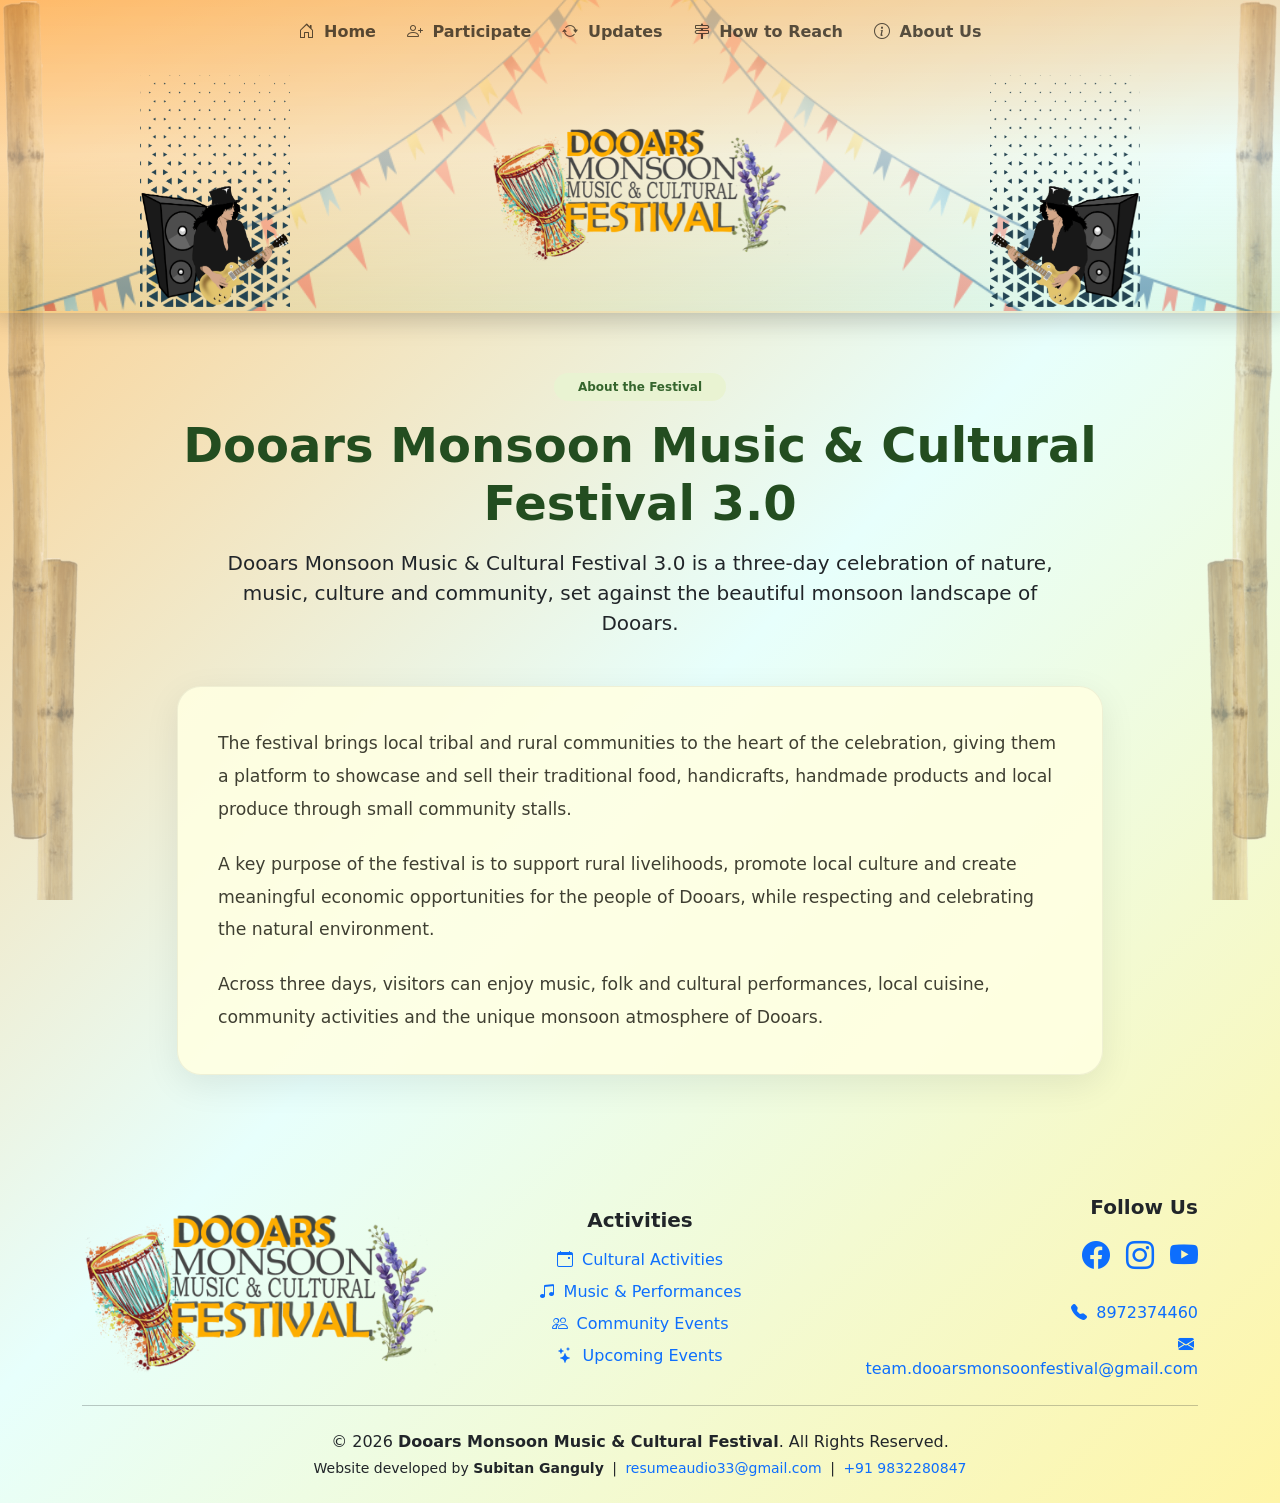
<file: about-us.html>
<!DOCTYPE html>
<html>

<head>
    <meta charset="UTF-8">
    <meta name="viewport" content="width=device-width, initial-scale=1.0">

    <title>Dooars Monsoon Music & Cultural Festival</title>
    <link rel="icon" type="image/png" href="images/logo2.png">
    <!-- Bootstrap 5.3 -->
    <link
        href="https://cdn.jsdelivr.net/npm/bootstrap@5.3.3/dist/css/bootstrap.min.css"
        rel="stylesheet">

    <!-- Bootstrap Icons -->
    <link
        href="https://cdn.jsdelivr.net/npm/bootstrap-icons@1.11.3/font/bootstrap-icons.css"
        rel="stylesheet">

    <link rel="stylesheet" href="css/style.css">
    <style>
        .festival-about-card {
    background: rgba(255, 255, 226, 0.88);
    border-radius: 24px;
    padding: 40px;
    box-shadow: 0 10px 35px rgba(0, 0, 0, 0.08);
    border: 1px solid rgba(0, 0, 0, 0.06);
}

.festival-about-card p {
    font-size: 1.08rem;
    line-height: 1.9;
    color: #3f3f32;
    margin-bottom: 22px;
}

.main-content h1 {
    color: #234d20;
}

.main-content .badge {
    background: #e9f3d2;
    color: #35652d;
}
    </style>
</head>

<body>

    <!-- Decorative Stick Background -->
<div id="stick-bg">

    <!-- Left Side -->
    <img src="images/stick.png" class="stick stick-left-1" alt="">
    <img src="images/stick.png" class="stick stick-left-2" alt="">

    <!-- Right Side -->
    <img src="images/stick.png" class="stick stick-right-1" alt="">
    <img src="images/stick.png" class="stick stick-right-2" alt="">

</div>


<!-- Warli Background -->
<div id="warli-bg"></div>

<!-- HEADER --> 
 <div id="site-header"></div>

<!-- main-content -->
<div class="container main-content py-5">

    <div class="row justify-content-center">
        <div class="col-lg-10">

            <div class="text-center mb-5">
                <span class="badge rounded-pill px-4 py-2 mb-3">
                    About the Festival
                </span>

                <h1 class="display-5 fw-bold">
                    Dooars Monsoon Music &amp; Cultural Festival 3.0
                </h1>

                <div class="mx-auto mt-3" style="max-width: 850px;">
                    <p class="lead">
                        Dooars Monsoon Music &amp; Cultural Festival 3.0
                        is a three-day celebration of nature, music, culture
                        and community, set against the beautiful monsoon
                        landscape of Dooars.
                    </p>
                </div>
            </div>

            <div class="festival-about-card">

                <p>
                    The festival brings local tribal and rural communities
                    to the heart of the celebration, giving them a platform
                    to showcase and sell their traditional food, handicrafts,
                    handmade products and local produce through small
                    community stalls.
                </p>

                <p>
                    A key purpose of the festival is to support rural
                    livelihoods, promote local culture and create meaningful
                    economic opportunities for the people of Dooars, while
                    respecting and celebrating the natural environment.
                </p>

                <p class="mb-0">
                    Across three days, visitors can enjoy music, folk and
                    cultural performances, local cuisine, community
                    activities and the unique monsoon atmosphere of Dooars.
                </p>

            </div>

        </div>
    </div>

</div>





<!-- FOOTER --> 
 <div id="site-footer"></div>



    <!-- Bootstrap JS -->
    <script src="https://cdn.jsdelivr.net/npm/bootstrap@5.3.3/dist/js/bootstrap.bundle.min.js"></script>

    <!-- Custom JS -->
    <script src="js/script.js"></script>
    <script src="includes/include.js"></script>

</body>

</html>
</file>
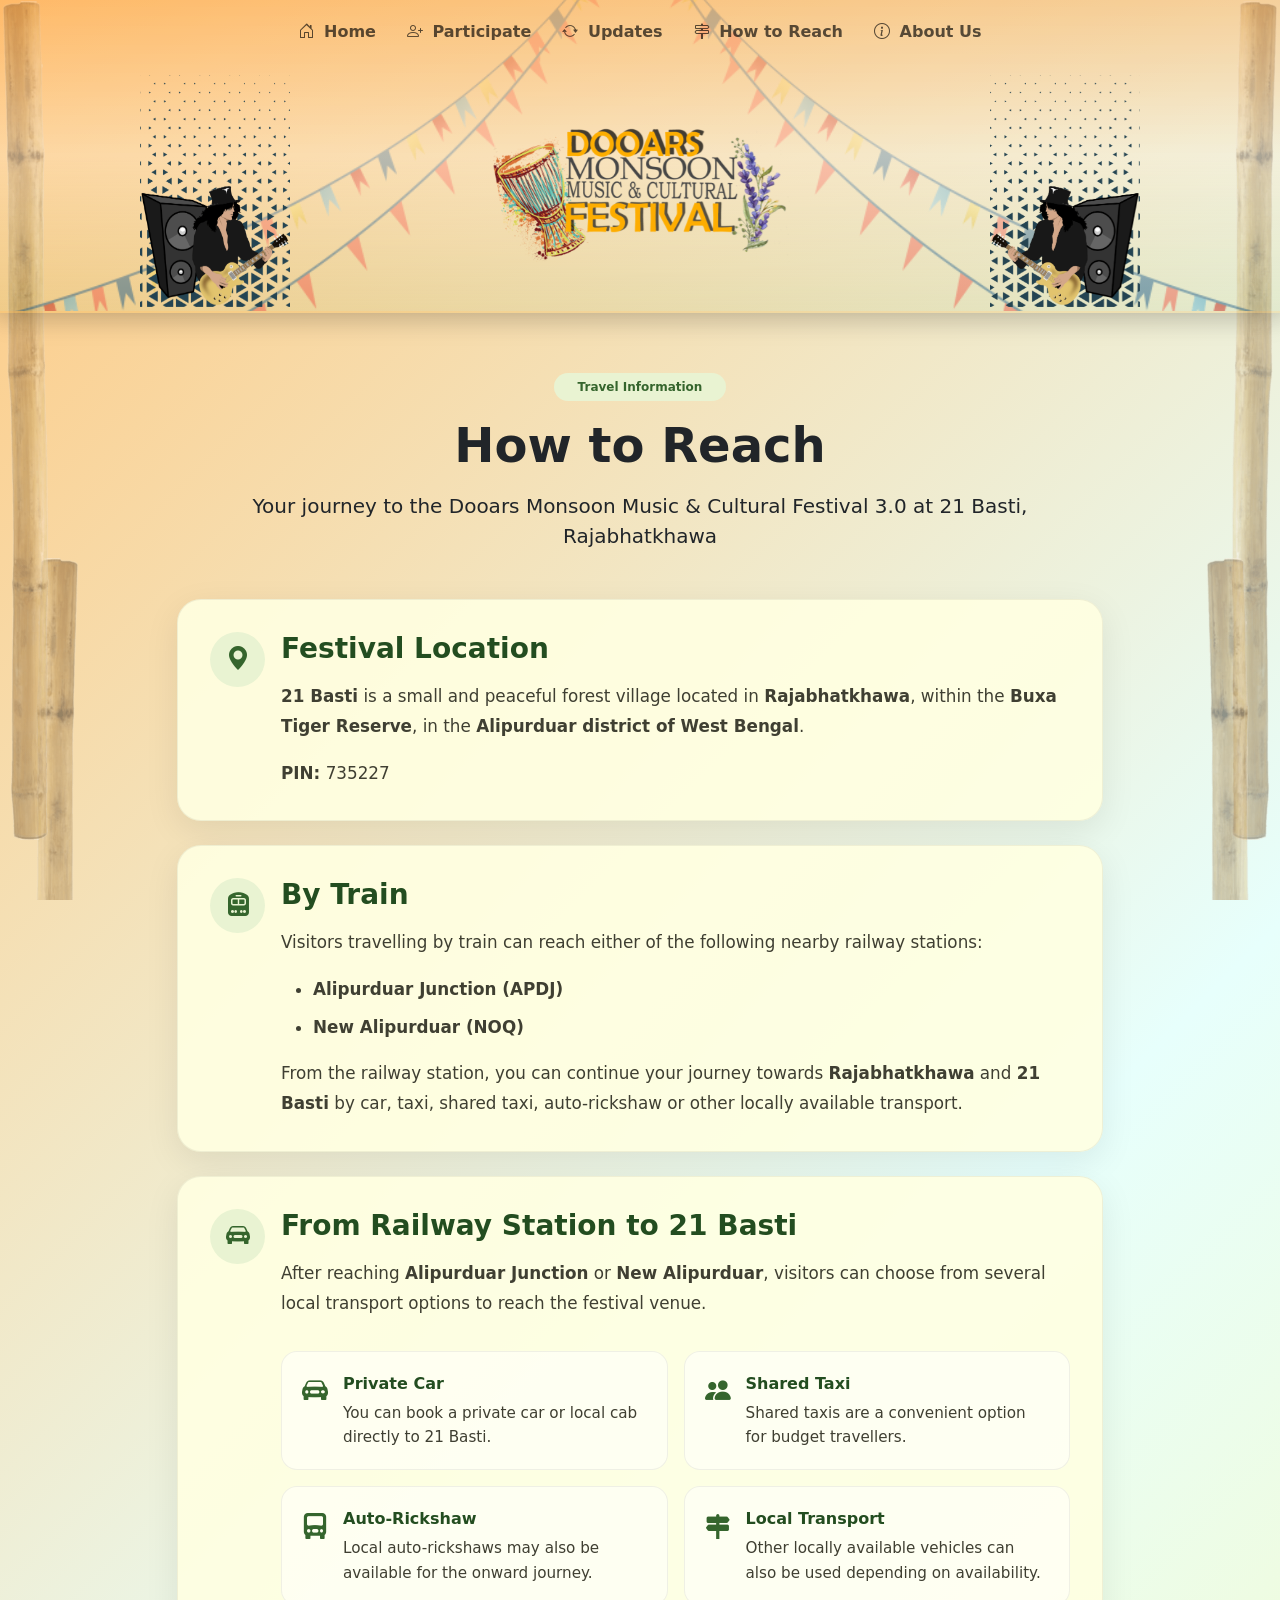
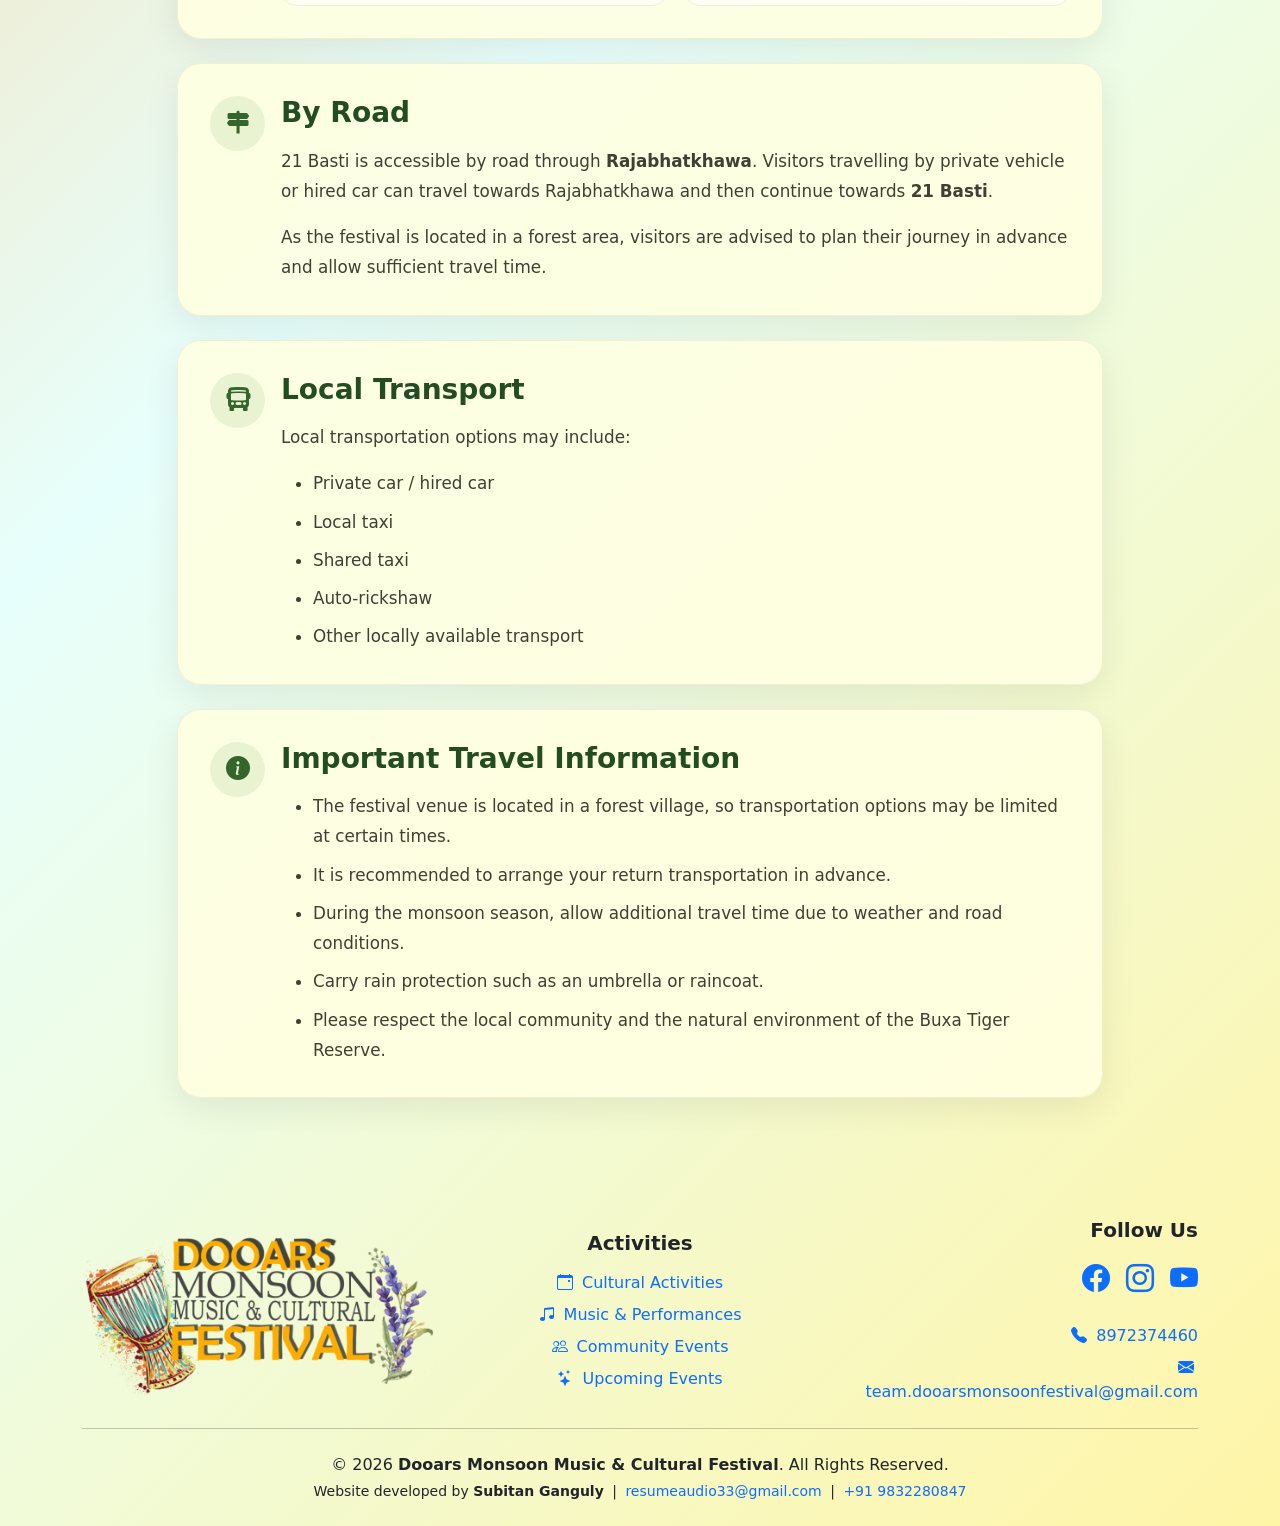
<file: how-to-reach.html>
<!DOCTYPE html>
<html>

<head>
    <meta charset="UTF-8">
    <meta name="viewport" content="width=device-width, initial-scale=1.0">

    <title>How to Reach | Dooars Monsoon Music & Cultural Festival</title>
    <link rel="icon" type="image/png" href="images/logo2.png">
    <!-- Bootstrap 5.3 -->
    <link
        href="https://cdn.jsdelivr.net/npm/bootstrap@5.3.3/dist/css/bootstrap.min.css"
        rel="stylesheet">

    <!-- Bootstrap Icons -->
    <link
        href="https://cdn.jsdelivr.net/npm/bootstrap-icons@1.11.3/font/bootstrap-icons.css"
        rel="stylesheet">

    <link rel="stylesheet" href="css/style.css">
    <style>
        .reach-icon {
    min-width: 55px;
    width: 55px;
    height: 55px;

    display: flex;
    align-items: center;
    justify-content: center;

    border-radius: 50%;

    background: #e9f3d2;
    color: #35652d;

    font-size: 1.5rem;
}

.festival-about-card {
    background: rgba(255, 255, 226, 0.90);
    border-radius: 24px;
    padding: 32px;

    box-shadow: 0 10px 35px rgba(0, 0, 0, 0.08);

    border: 1px solid rgba(0, 0, 0, 0.06);

    transition: transform 0.3s ease,
                box-shadow 0.3s ease;
}

.festival-about-card:hover {
    transform: translateY(-4px);
    box-shadow: 0 15px 40px rgba(0, 0, 0, 0.12);
}

.festival-about-card h3 {
    color: #234d20;
}

.festival-about-card p,
.festival-about-card li {
    font-size: 1.05rem;
    line-height: 1.8;
    color: #3f3f32;
}

.transport-option {
    height: 100%;
    display: flex;
    gap: 15px;
    align-items: flex-start;

    padding: 20px;

    background: rgba(255, 255, 255, 0.55);
    border-radius: 16px;

    border: 1px solid rgba(0, 0, 0, 0.06);
}

.transport-option > i {
    font-size: 1.6rem;
    color: #35652d;
    flex-shrink: 0;
}

.transport-option strong {
    color: #234d20;
}

.transport-option p {
    font-size: 0.95rem;
    margin: 5px 0 0;
    line-height: 1.6;
}

.main-content .badge {
    background: #e9f3d2;
    color: #35652d;
}
    </style>
</head>

<body>

    <!-- Decorative Stick Background -->
    <div id="stick-bg">

        <!-- Left Side -->
        <img src="images/stick.png" class="stick stick-left-1" alt="">
        <img src="images/stick.png" class="stick stick-left-2" alt="">

        <!-- Right Side -->
        <img src="images/stick.png" class="stick stick-right-1" alt="">
        <img src="images/stick.png" class="stick stick-right-2" alt="">

    </div>

    <!-- Warli Background -->
    <div id="warli-bg"></div>

    <!-- HEADER -->
    <div id="site-header"></div>


 <!-- MAIN CONTENT -->
<div class="container main-content py-5">

    <div class="row justify-content-center">
        <div class="col-lg-10">

            <!-- Page Heading -->
            <div class="text-center mb-5">

                <span class="badge rounded-pill px-4 py-2 mb-3">
                    Travel Information
                </span>

                <h1 class="display-5 fw-bold">
                    How to Reach
                </h1>

                <p class="lead mt-3">
                    Your journey to the
                    <strong>Dooars Monsoon Music &amp; Cultural Festival 3.0</strong>
                    at <strong>21 Basti, Rajabhatkhawa</strong>
                </p>

            </div>


            <!-- Festival Location -->
            <div class="festival-about-card mb-4">

                <div class="d-flex align-items-start gap-3">

                    <div class="reach-icon">
                        <i class="bi bi-geo-alt-fill"></i>
                    </div>

                    <div>
                        <h3 class="fw-bold mb-3">
                            Festival Location
                        </h3>

                        <p>
                            <strong>21 Basti</strong> is a small and peaceful
                            forest village located in
                            <strong>Rajabhatkhawa</strong>, within the
                            <strong>Buxa Tiger Reserve</strong>, in the
                            <strong>Alipurduar district of West Bengal</strong>.
                        </p>

                        <p class="mb-0">
                            <strong>PIN:</strong> 735227
                        </p>

                    </div>

                </div>

            </div>


            <!-- By Train -->
            <div class="festival-about-card mb-4">

                <div class="d-flex align-items-start gap-3">

                    <div class="reach-icon">
                        <i class="bi bi-train-front-fill"></i>
                    </div>

                    <div class="flex-grow-1">

                        <h3 class="fw-bold mb-3">
                            By Train
                        </h3>

                        <p>
                            Visitors travelling by train can reach either of
                            the following nearby railway stations:
                        </p>

                        <ul>
                            <li class="mb-2">
                                <strong>Alipurduar Junction (APDJ)</strong>
                            </li>

                            <li>
                                <strong>New Alipurduar (NOQ)</strong>
                            </li>
                        </ul>

                        <p class="mb-0">
                            From the railway station, you can continue your
                            journey towards <strong>Rajabhatkhawa</strong> and
                            <strong>21 Basti</strong> by car, taxi, shared taxi,
                            auto-rickshaw or other locally available transport.
                        </p>

                    </div>

                </div>

            </div>


            <!-- From Railway Station to 21 Basti -->
            <div class="festival-about-card mb-4">

                <div class="d-flex align-items-start gap-3">

                    <div class="reach-icon">
                        <i class="bi bi-car-front-fill"></i>
                    </div>

                    <div class="flex-grow-1">

                        <h3 class="fw-bold mb-3">
                            From Railway Station to 21 Basti
                        </h3>

                        <p>
                            After reaching
                            <strong>Alipurduar Junction</strong> or
                            <strong>New Alipurduar</strong>, visitors can
                            choose from several local transport options
                            to reach the festival venue.
                        </p>

                        <div class="row g-3 mt-2">

                            <div class="col-md-6">
                                <div class="transport-option">
                                    <i class="bi bi-car-front-fill"></i>
                                    <div>
                                        <strong>Private Car</strong>
                                        <p>
                                            You can book a private car or
                                            local cab directly to 21 Basti.
                                        </p>
                                    </div>
                                </div>
                            </div>


                            <div class="col-md-6">
                                <div class="transport-option">
                                    <i class="bi bi-people-fill"></i>
                                    <div>
                                        <strong>Shared Taxi</strong>
                                        <p>
                                            Shared taxis are a convenient
                                            option for budget travellers.
                                        </p>
                                    </div>
                                </div>
                            </div>


                            <div class="col-md-6">
                                <div class="transport-option">
                                    <i class="bi bi-truck-front-fill"></i>
                                    <div>
                                        <strong>Auto-Rickshaw</strong>
                                        <p>
                                            Local auto-rickshaws may also be
                                            available for the onward journey.
                                        </p>
                                    </div>
                                </div>
                            </div>


                            <div class="col-md-6">
                                <div class="transport-option">
                                    <i class="bi bi-signpost-2-fill"></i>
                                    <div>
                                        <strong>Local Transport</strong>
                                        <p>
                                            Other locally available vehicles
                                            can also be used depending on
                                            availability.
                                        </p>
                                    </div>
                                </div>
                            </div>

                        </div>

                    </div>

                </div>

            </div>


            <!-- By Road -->
            <div class="festival-about-card mb-4">

                <div class="d-flex align-items-start gap-3">

                    <div class="reach-icon">
                        <i class="bi bi-signpost-2-fill"></i>
                    </div>

                    <div class="flex-grow-1">

                        <h3 class="fw-bold mb-3">
                            By Road
                        </h3>

                        <p>
                            21 Basti is accessible by road through
                            <strong>Rajabhatkhawa</strong>. Visitors travelling
                            by private vehicle or hired car can travel towards
                            Rajabhatkhawa and then continue towards
                            <strong>21 Basti</strong>.
                        </p>

                        <p class="mb-0">
                            As the festival is located in a forest area,
                            visitors are advised to plan their journey in
                            advance and allow sufficient travel time.
                        </p>

                    </div>

                </div>

            </div>


            <!-- Local Transport -->
            <div class="festival-about-card mb-4">

                <div class="d-flex align-items-start gap-3">

                    <div class="reach-icon">
                        <i class="bi bi-bus-front-fill"></i>
                    </div>

                    <div class="flex-grow-1">

                        <h3 class="fw-bold mb-3">
                            Local Transport
                        </h3>

                        <p>
                            Local transportation options may include:
                        </p>

                        <ul class="mb-0">
                            <li class="mb-2">
                                Private car / hired car
                            </li>

                            <li class="mb-2">
                                Local taxi
                            </li>

                            <li class="mb-2">
                                Shared taxi
                            </li>

                            <li class="mb-2">
                                Auto-rickshaw
                            </li>

                            <li>
                                Other locally available transport
                            </li>
                        </ul>

                    </div>

                </div>

            </div>


            <!-- Important Travel Information -->
            <div class="festival-about-card">

                <div class="d-flex align-items-start gap-3">

                    <div class="reach-icon">
                        <i class="bi bi-info-circle-fill"></i>
                    </div>

                    <div class="flex-grow-1">

                        <h3 class="fw-bold mb-3">
                            Important Travel Information
                        </h3>

                        <ul class="mb-0">

                            <li class="mb-2">
                                The festival venue is located in a
                                forest village, so transportation options
                                may be limited at certain times.
                            </li>

                            <li class="mb-2">
                                It is recommended to arrange your return
                                transportation in advance.
                            </li>

                            <li class="mb-2">
                                During the monsoon season, allow additional
                                travel time due to weather and road conditions.
                            </li>

                            <li class="mb-2">
                                Carry rain protection such as an umbrella
                                or raincoat.
                            </li>

                            <li>
                                Please respect the local community and the
                                natural environment of the Buxa Tiger Reserve.
                            </li>

                        </ul>

                    </div>

                </div>

            </div>

        </div>
    </div>

</div>


    <!-- FOOTER -->
    <div id="site-footer"></div>


    <!-- Bootstrap JS -->
    <script src="https://cdn.jsdelivr.net/npm/bootstrap@5.3.3/dist/js/bootstrap.bundle.min.js"></script>

    <!-- Custom JS -->
    <script src="js/script.js"></script>

    <!-- Header & Footer -->
    <script src="includes/include.js"></script>

</body>

</html>
</file>
<file: css/style.css>
/* *{
    margin:0;
    padding:0;
    box-sizing:border-box;
} */

html, body { width: 100%; min-height: 100%; overflow-x: hidden; overflow-y: auto; }
body{
    background: linear-gradient(135deg, #ffc87f 0%, #e7fffc 50%, #fff5a7 100%);
     width: 100%;
    min-height: 100%;
    overflow-x: hidden;
    overflow-y: auto;
}
#warli-bg{
    position:fixed;
    inset:0;
    z-index:-1;
    display:grid;
    grid-template-columns:repeat(auto-fill,minmax(140px,1fr));
    gap:20px;
    padding:18px;
    pointer-events:none;
    overflow:hidden;
}
.warli-box{
    aspect-ratio:1;
    display:flex;
    justify-content:center;
    align-items:center;
    overflow:hidden;
    position:relative;
}

.warli-box img{
    position:absolute;
    object-fit:contain;
    filter:grayscale(100%);
    animation:float 8s ease-in-out infinite;
    user-select:none;
}

@keyframes float{

    0%,100%{
        transform:translateY(0px);
    }

    50%{
        transform:translateY(-8px);
    }

} 

.navbar-nav {
    gap: 15px;
}

/* Nav item initial state */
.navbar-nav .nav-item {
    opacity: 0;
    transform: translateY(-35px) scale(0.9);
    animation: navBounceIn 1s cubic-bezier(0.22, 1, 0.36, 1) forwards;
}

/* One-by-one animation */
.navbar-nav .nav-item:nth-child(1) {
    animation-delay: 0.2s;
}

.navbar-nav .nav-item:nth-child(2) {
    animation-delay: 0.4s;
}

.navbar-nav .nav-item:nth-child(3) {
    animation-delay: 0.6s;
}

.navbar-nav .nav-item:nth-child(4) {
    animation-delay: 0.8s;
}

.navbar-nav .nav-item:nth-child(5) {
    animation-delay: 1.0s;
}

.navbar-nav .nav-item:nth-child(6) {
    animation-delay: 1.2s;
}


/* Bounce + Fade */
@keyframes navBounceIn {
    0% {
        opacity: 0;
        transform: translateY(-35px) scale(0.9);
    }

    60% {
        opacity: 1;
        transform: translateY(8px) scale(1.03);
    }

    80% {
        transform: translateY(-4px) scale(0.99);
    }

    100% {
        opacity: 1;
        transform: translateY(0) scale(1);
    }
}


/* =========================================
   NAV LINK HOVER
========================================= */

.navbar-nav .nav-link {
    position: relative;
    display: inline-block;
    transition: transform 0.35s ease, color 0.35s ease;
}

.navbar-nav .nav-link:hover {
    transform: translateX(-7px);
    color: #5c0068;
}


/* Underline animation */
.navbar-nav .nav-link::after {
    content: "";
    position: absolute;
    left: 0;
    bottom: 2px;
    width: 0;
    height: 2px;
    background: currentColor;
    transition: width 0.35s ease;
}

.navbar-nav .nav-link:hover::after {
    width: 100%;
}
 /* ========================================= CENTER LOGO Appears AFTER nav animation ========================================= */ 
 /* =========================================
   LOGO + GUITAR ROW
   ========================================= */

.festival-visual {
    display: flex;
    justify-content: center;
    align-items: center;
    gap: 200px;
    margin-top: 15px;
}

/* Center Logo */
.festival-logo {
    opacity: 0;
    transform: translateY(25px) scale(0.95);
    animation: logoReveal 1.2s ease-out forwards;
    animation-delay: 1.8s;
}

.festival-logo img {
    display: block;
    width: 300px;
    max-width: 100%;
    height: auto;
}
/* =========================================
   GUITARS
   ========================================= */
.festival-guitar {
    width: 150px;
    height: auto;
    opacity: 0;
    /* Wait until logo appears */
    animation: guitarReveal 1s ease-out forwards;
    animation-delay: 3s;
}
/* Left guitar comes from left */
.guitar-left {
    transform: translateX(-100px);
}
/* Right guitar comes from right */
.guitar-right {
    transform: translateX(100px);
    
}

/* =========================================
   LOGO ANIMATION
   ========================================= */
@keyframes logoReveal {

    0% {
        opacity: 0;
        transform: translateY(25px) scale(0.95);
    }

    60% {
        opacity: 1;
        transform: translateY(-5px) scale(1.02);
    }

    100% {
        opacity: 1;
        transform: translateY(0) scale(1);
    }
}
/* =========================================
   GUITAR ANIMATION
   ========================================= */

@keyframes guitarReveal {

    0% {
        opacity: 0;
    }

    100% {
        opacity: 1;
        transform: translateX(0);
    }
}
/* =========================================
   MOBILE
   ========================================= */
@media (max-width: 768px) {

    .festival-visual {
        gap: 10px;
    }

    .festival-guitar {
        width: 70px;
    }

    .festival-logo img {
        width: 200px;
    }

    .footer-logo{
        width: 200px;
    }
}
     /* ========================================= MOBILE ========================================= */ 
     @media (max-width: 991.98px)
      { .navbar-nav { gap: 5px; text-align: center; }
      .navbar-nav .nav-link:hover { transform: translateX(-4px); } 
      .festival-logo img { max-width: 230px; } }

/* =========================================
   STICK BACKGROUND
   ========================================= */
#stick-bg {
    position: fixed;
    inset: 0;
    z-index: -1;
    pointer-events: none;
    overflow: hidden;
}
/* Common Stick Style */

.stick {
    position: absolute;
    width: 50px;
    height: auto;
    opacity: 0;
    user-select: none;
    animation: stickReveal 1.5s ease-out forwards;
}

/* =========================================
   LEFT SIDE
   ========================================= */
.stick-left-1 {
    right: 1px;
    top: 1px;
    animation-delay: 3.8s;
}
.stick-left-2 {
    left: 30px;
    top: 62%;
    animation-delay: 4.1s;
}

/* =========================================
   RIGHT SIDE
   ========================================= */

.stick-right-1 {
    left: 1px;
    top: 1px;
    transform: scaleX(-1);
    animation-delay: 3.8s;
}

.stick-right-2 {
    right: 25px;
    top: 62%;
    transform: scaleX(-1);
    animation-delay: 4.1s;
}


/* =========================================
   STICK APPEAR ANIMATION
   ========================================= */

@keyframes stickReveal {

    0% {
        opacity: 0;
        transform: translateY(30px) scale(0.85);
    }

    60% {
        opacity: 0.7;
        transform: translateY(-5px) scale(1.02);
    }

    100% {
        opacity: 0.45;
        transform: translateY(0) scale(1);
    }

}


/* =========================================
   RIGHT SIDE FLIP
   ========================================= */

@keyframes stickRevealRight {
    0% {
        opacity: 0;
        transform: translateY(30px) scaleX(-1) scale(0.85);
    }

    60% {
        opacity: 0.7;
        transform: translateY(-5px) scaleX(-1) scale(1.02);
    }

    100% {
        opacity: 0.45;
        transform: translateY(0) scaleX(-1) scale(1);
    }

}

.stick-right-1,
.stick-right-2 {
    animation-name: stickRevealRight;
}

/* =========================================
   TABLET
   769px - 991px
   ========================================= */

@media (min-width: 769px) and (max-width: 991.98px) {

    .stick {
        width: 42px;
    }

    /* Left top */
    .stick-left-1 {
        right: 8px;
        top: 5px;
    }

    /* Left bottom */
    .stick-left-2 {
        left: 18px;
        top: 60%;
    }

    /* Right top */
    .stick-right-1 {
        left: 8px;
        top: 5px;
    }

    /* Right bottom */
    .stick-right-2 {
        right: 18px;
        top: 60%;
    }
}


/* =========================================
   MOBILE
   Up to 768px
   ========================================= */

@media (max-width: 768px) {

    .stick {
        width: 30px;
    }

    /* Left top */
    .stick-left-1 {
        right: 4px;
        top: 5px;
    }

    /* Left bottom */
    .stick-left-2 {
        left: 8px;
        top: 40%;
    }

    /* Right top */
    .stick-right-1 {
        left: 4px;
        top: 5px;
    }

    /* Right bottom */
    .stick-right-2 {
        right: 8px;
        top: 43%;
    }
    
}



/* =========================================
   CUSTOM MOBILE MENU ICON
   ========================================= */

.navbar-toggler {
    border: none;
    padding: 0px;
    background: transparent;
    box-shadow: none !important;

}

.menu-icon {
    display: flex;
    width: fit-content;
    height: 45px;
    object-fit: contain;
    display: block;
    transform: translateY(-35px) scale(0.9); 
    animation: navBounceIn 1s cubic-bezier(0.22, 1, 0.36, 1) forwards; 
}

/* Remove Bootstrap focus border */
.navbar-toggler:focus {
    box-shadow: none !important;
}

/* Only show custom menu button on mobile */
@media (min-width: 992px) {
    .navbar-toggler {
        display: none;
    }
}

.main-content {
    opacity: 0;
    transform: translateY(-35px) scale(0.9);
    animation: navBounceIn 1s cubic-bezier(0.22, 1, 0.36, 1) forwards;
    animation-delay: 3.8s;
}
.footer-content{
    opacity: 0;
    transform: translateY(-35px) scale(0.9);
    animation: navBounceIn 1s cubic-bezier(0.22, 1, 0.36, 1) forwards;
    animation-delay: 3.8s;
}




.count-box,
.venue-box {
    background: rgba(255, 255, 255, 0.8);
    border: 1px solid rgba(100, 60, 30, 0.15);
    box-shadow: 0 8px 20px rgba(70, 40, 15, 0.08);
}


.count-box span {
    color: #633318;
}

.date-box small,
.count-box small,
.venue-box small {
    color: #946b4c;
    letter-spacing: 1px;
}

.venue-box {
    color: #59351f;
}

.form-control, .form-select{
    background: none;
    border: 1px solid rgb(102, 66, 0);
}
.form-control:focus{
    background: none;
    border: 3px solid rgb(0, 92, 32);
}










/* =========================================
   IMAGE CROP MODAL
========================================= */

.crop-container {
    width: 100%;
    height: 500px;
    background: #111;
    overflow: hidden;
    border-radius: 14px;
}

.crop-container img {
    display: block;
    max-width: 100%;
}


/* Mobile */

@media (max-width: 576px) {

    .crop-container {
        height: 360px;
    }

}






.card {
    position: relative;
    overflow: hidden;
    background: transparent;
}

.card::before {
    content: "";
    position: absolute;
    inset: 0;
    background: url("https://dooarsmonsoon.github.io/festival/images/card_bg.webp") center / cover no-repeat;
    opacity: 0.10;
    z-index: 0;
}

.card > * {
    position: relative;
    z-index: 1;
}


/* =========================================
   HEADER INDIAN FLAG BACKGROUND
   ========================================= */

.site-header {
   position: relative;
    overflow: hidden;
    box-shadow: 0 0 20px 10px rgba(0, 0, 0, 0.068), 0 0 30px rgba(0, 0, 0, 0.205);
    margin-bottom: 12px;
}

/* Flag background only */
.site-header::before {
    content: "";
    position: absolute;
    inset: 0;

    background:
        linear-gradient(
            to bottom,
            rgba(255, 153, 51, 0.582) 0%,
            rgba(255, 255, 255, 0.45) 50%,
            rgba(19, 136, 8, 0.103) 100%
        ),
        url("https://dooarsmonsoon.github.io/festival/images/flag.png") center / cover no-repeat;

    opacity: 0.50;
    z-index: 0;
}
</file>
